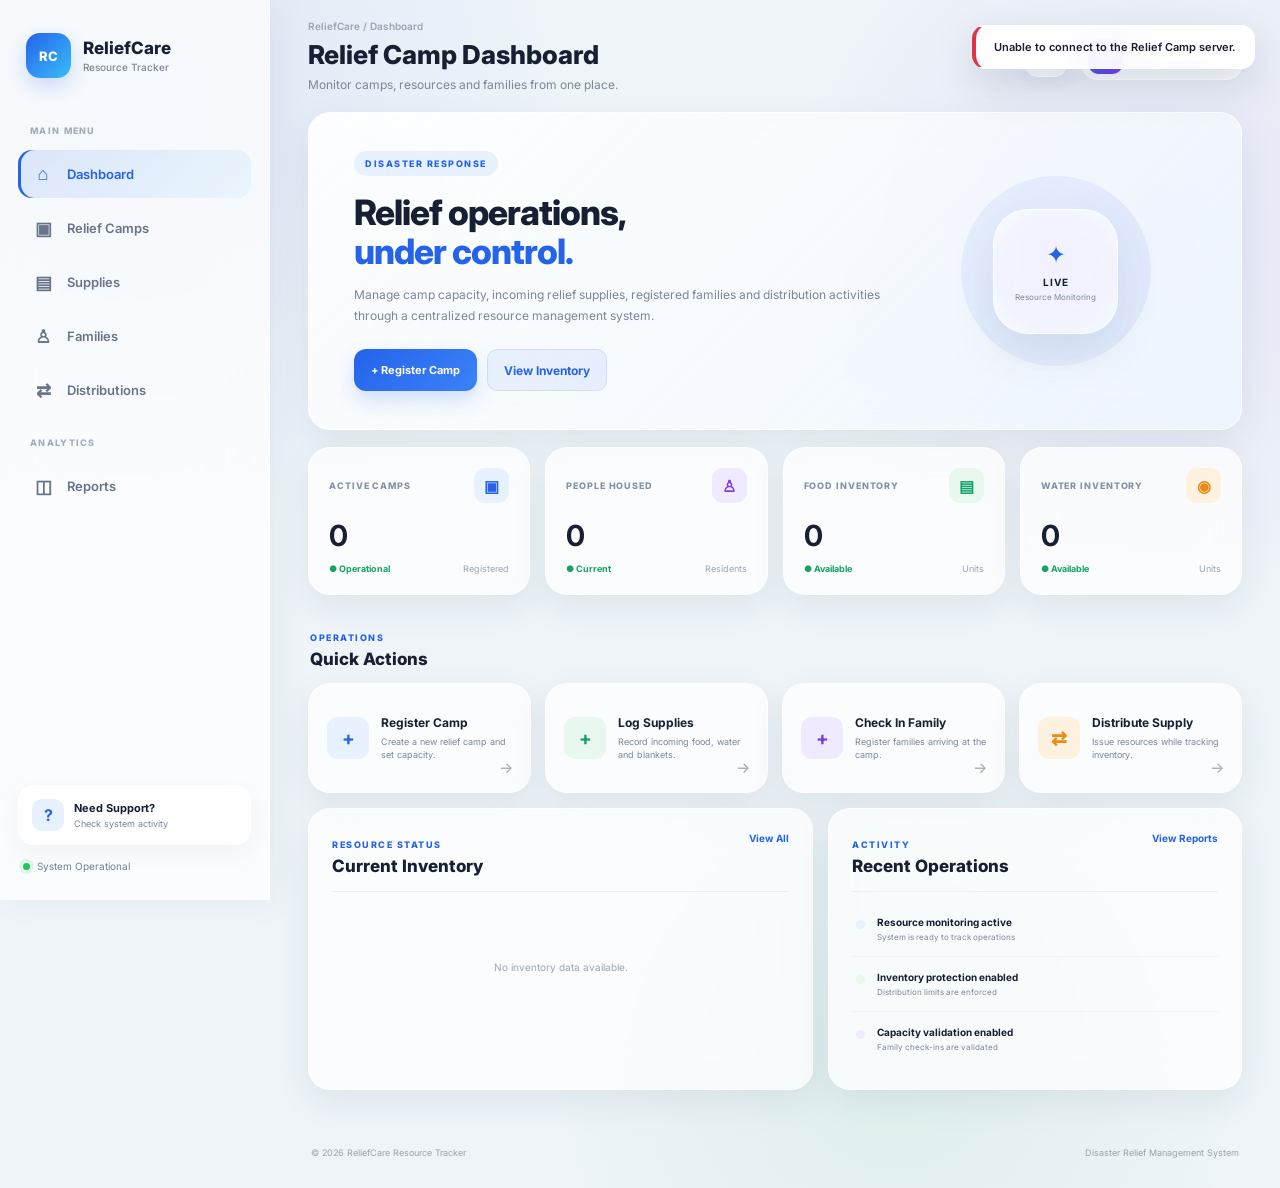
<file: demo/frontend/index.html>
<!DOCTYPE html>
<html lang="en">
<head>
    <meta charset="UTF-8">
    <meta name="viewport" content="width=device-width, initial-scale=1.0">

    <title>Relief Camp Resource Tracker</title>

    <link rel="stylesheet" href="style.css">

    <link rel="preconnect" href="https://fonts.googleapis.com">
    <link rel="preconnect" href="https://fonts.gstatic.com" crossorigin>
    <link href="https://fonts.googleapis.com/css2?family=Inter:wght@400;500;600;700;800&display=swap" rel="stylesheet">
</head>

<body>

<div class="app-shell">

    <!-- SIDEBAR -->
    <aside class="sidebar">

        <div class="brand">
            <div class="brand-icon">
                RC
            </div>

            <div>
                <h2>ReliefCare</h2>
                <span>Resource Tracker</span>
            </div>
        </div>

        <nav class="sidebar-nav">

            <p class="nav-label">MAIN MENU</p>

            <a href="index.html" class="nav-item active">
                <span class="nav-icon">⌂</span>
                Dashboard
            </a>

            <a href="camps.html" class="nav-item">
                <span class="nav-icon">▣</span>
                Relief Camps
            </a>

            <a href="supplies.html" class="nav-item">
                <span class="nav-icon">▤</span>
                Supplies
            </a>

            <a href="families.html" class="nav-item">
                <span class="nav-icon">♙</span>
                Families
            </a>

            <a href="distributions.html" class="nav-item">
                <span class="nav-icon">⇄</span>
                Distributions
            </a>

            <p class="nav-label">ANALYTICS</p>

            <a href="reports.html" class="nav-item">
                <span class="nav-icon">◫</span>
                Reports
            </a>

        </nav>

        <div class="sidebar-footer">

            <div class="support-card">

                <div class="support-icon">?</div>

                <div>
                    <strong>Need Support?</strong>
                    <span>Check system activity</span>
                </div>

            </div>

            <div class="system-status">
                <span class="status-dot"></span>
                System Operational
            </div>

        </div>

    </aside>


    <!-- MAIN AREA -->
    <main class="main-content">

        <!-- TOP BAR -->
        <header class="topbar">

            <div class="page-heading">

                <span class="breadcrumb">
                    ReliefCare / Dashboard
                </span>

                <h1>Relief Camp Dashboard</h1>

                <p>
                    Monitor camps, resources and families from one place.
                </p>

            </div>

            <div class="topbar-actions">

                <button class="icon-button" title="Notifications">
                    ♢
                </button>

                <div class="profile">

                    <div class="profile-avatar">
                        RC
                    </div>

                    <div class="profile-info">
                        <strong>Camp Administrator</strong>
                        <span>System Manager</span>
                    </div>

                </div>

            </div>

        </header>


        <!-- DASHBOARD CONTENT -->
        <section class="dashboard-content">

            <!-- WELCOME GLASS CARD -->
            <div class="glass-card welcome-card">

                <div class="welcome-content">

                    <span class="small-tag">
                        DISASTER RESPONSE
                    </span>

                    <h2>
                        Relief operations,
                        <br>
                        <span>under control.</span>
                    </h2>

                    <p>
                        Manage camp capacity, incoming relief supplies,
                        registered families and distribution activities
                        through a centralized resource management system.
                    </p>

                    <div class="welcome-actions">

                        <a href="camps.html" class="primary-button">
                            + Register Camp
                        </a>

                        <a href="supplies.html" class="secondary-button">
                            View Inventory
                        </a>

                    </div>

                </div>

                <div class="welcome-visual">

                    <div class="visual-circle circle-one"></div>
                    <div class="visual-circle circle-two"></div>

                    <div class="glass-orb">

                        <span class="orb-icon">
                            ✦
                        </span>

                        <strong>LIVE</strong>

                        <small>
                            Resource Monitoring
                        </small>

                    </div>

                </div>

            </div>


            <!-- STATISTICS -->
            <div class="stats-grid">

                <div class="glass-card stat-card">

                    <div class="stat-top">
                        <span>ACTIVE CAMPS</span>

                        <div class="stat-icon blue">
                            ▣
                        </div>
                    </div>

                    <strong id="campCount">0</strong>

                    <div class="stat-footer">
                        <span class="positive">● Operational</span>
                        <span>Registered</span>
                    </div>

                </div>


                <div class="glass-card stat-card">

                    <div class="stat-top">
                        <span>PEOPLE HOUSED</span>

                        <div class="stat-icon purple">
                            ♙
                        </div>
                    </div>

                    <strong id="familyCount">0</strong>

                    <div class="stat-footer">
                        <span class="positive">● Current</span>
                        <span>Residents</span>
                    </div>

                </div>


                <div class="glass-card stat-card">

                    <div class="stat-top">
                        <span>FOOD INVENTORY</span>

                        <div class="stat-icon green">
                            ▤
                        </div>
                    </div>

                    <strong id="foodCount">0</strong>

                    <div class="stat-footer">
                        <span class="positive">● Available</span>
                        <span>Units</span>
                    </div>

                </div>


                <div class="glass-card stat-card">

                    <div class="stat-top">
                        <span>WATER INVENTORY</span>

                        <div class="stat-icon orange">
                            ◉
                        </div>
                    </div>

                    <strong id="waterCount">0</strong>

                    <div class="stat-footer">
                        <span class="positive">● Available</span>
                        <span>Units</span>
                    </div>

                </div>

            </div>


            <!-- QUICK ACTIONS -->
            <div class="section-heading">

                <div>
                    <span class="section-label">
                        OPERATIONS
                    </span>

                    <h2>
                        Quick Actions
                    </h2>
                </div>

            </div>


            <div class="quick-actions-grid">

                <a href="camps.html" class="glass-card action-card">

                    <div class="action-icon blue">
                        +
                    </div>

                    <div>
                        <h3>Register Camp</h3>
                        <p>Create a new relief camp and set capacity.</p>
                    </div>

                    <span class="arrow">→</span>

                </a>


                <a href="supplies.html" class="glass-card action-card">

                    <div class="action-icon green">
                        +
                    </div>

                    <div>
                        <h3>Log Supplies</h3>
                        <p>Record incoming food, water and blankets.</p>
                    </div>

                    <span class="arrow">→</span>

                </a>


                <a href="families.html" class="glass-card action-card">

                    <div class="action-icon purple">
                        +
                    </div>

                    <div>
                        <h3>Check In Family</h3>
                        <p>Register families arriving at the camp.</p>
                    </div>

                    <span class="arrow">→</span>

                </a>


                <a href="distributions.html" class="glass-card action-card">

                    <div class="action-icon orange">
                        ⇄
                    </div>

                    <div>
                        <h3>Distribute Supply</h3>
                        <p>Issue resources while tracking inventory.</p>
                    </div>

                    <span class="arrow">→</span>

                </a>

            </div>


            <!-- BOTTOM SECTION -->
            <div class="dashboard-columns">

                <!-- INVENTORY -->
                <div class="glass-card dashboard-panel">

                    <div class="panel-header">

                        <div>
                            <span class="section-label">
                                RESOURCE STATUS
                            </span>

                            <h2>Current Inventory</h2>
                        </div>

                        <a href="supplies.html">
                            View All
                        </a>

                    </div>

                    <div id="inventory" class="inventory-list">

                        <div class="empty-state">
                            No inventory data available.
                        </div>

                    </div>

                </div>


                <!-- RECENT ACTIVITY -->
                <div class="glass-card dashboard-panel">

                    <div class="panel-header">

                        <div>
                            <span class="section-label">
                                ACTIVITY
                            </span>

                            <h2>Recent Operations</h2>
                        </div>

                        <a href="reports.html">
                            View Reports
                        </a>

                    </div>

                    <div class="activity-list">

                        <div class="activity-item">

                            <div class="activity-dot blue"></div>

                            <div>
                                <strong>Resource monitoring active</strong>
                                <span>System is ready to track operations</span>
                            </div>

                        </div>


                        <div class="activity-item">

                            <div class="activity-dot green"></div>

                            <div>
                                <strong>Inventory protection enabled</strong>
                                <span>Distribution limits are enforced</span>
                            </div>

                        </div>


                        <div class="activity-item">

                            <div class="activity-dot purple"></div>

                            <div>
                                <strong>Capacity validation enabled</strong>
                                <span>Family check-ins are validated</span>
                            </div>

                        </div>

                    </div>

                </div>

            </div>

        </section>


        <!-- FOOTER -->
        <footer class="footer">

            <span>
                © 2026 ReliefCare Resource Tracker
            </span>

            <span>
                Disaster Relief Management System
            </span>

        </footer>

    </main>

</div>


<script src="script.js"></script>

</body>
</html>
</file>
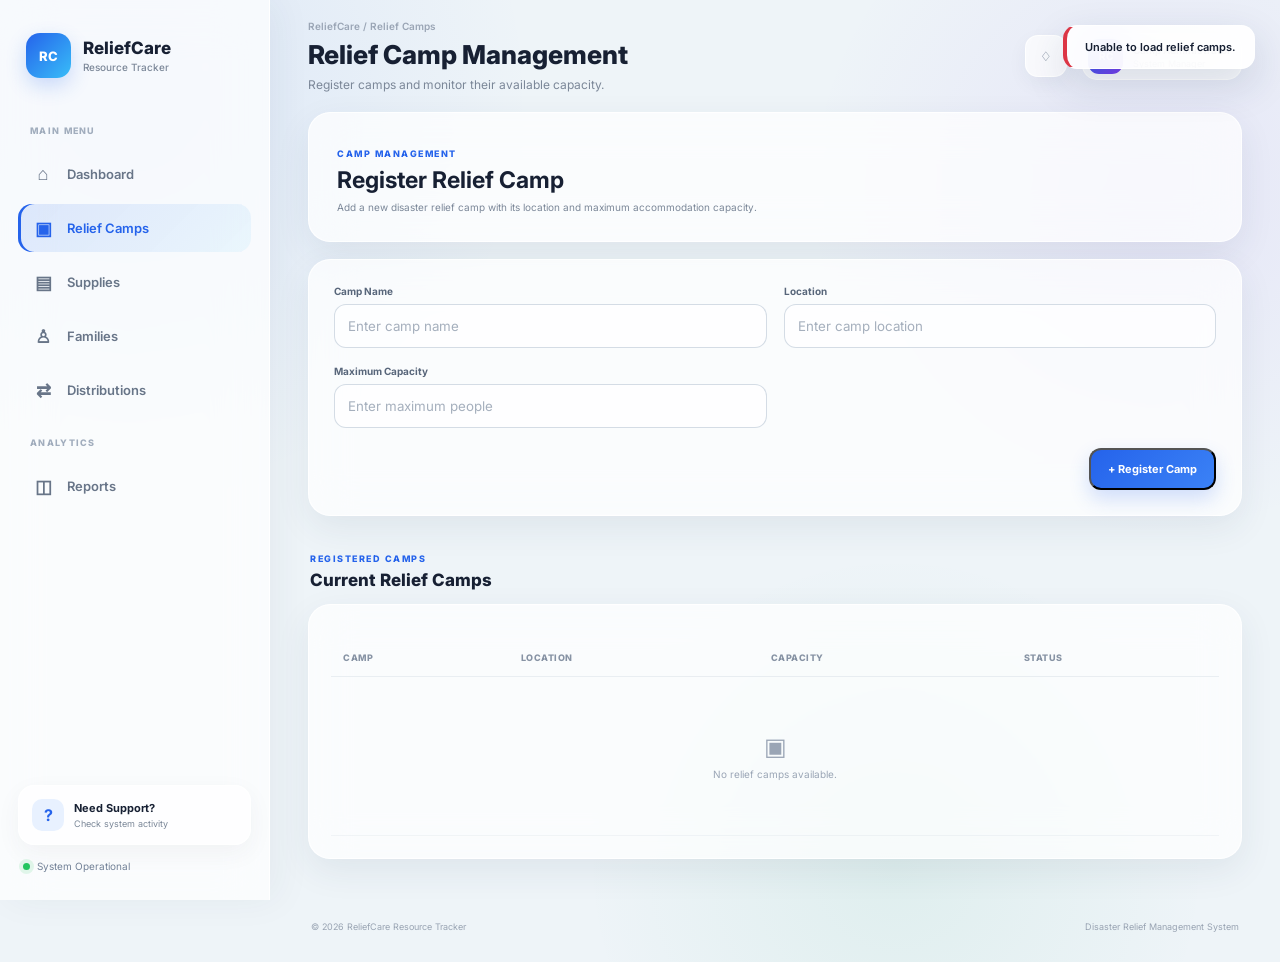
<file: demo/frontend/camps.html>
<!DOCTYPE html>
<html lang="en">

<head>
    <meta charset="UTF-8">
    <meta name="viewport" content="width=device-width, initial-scale=1.0">

    <title>Relief Camps | ReliefCare</title>

    <link rel="stylesheet" href="style.css">

    <link rel="preconnect" href="https://fonts.googleapis.com">
    <link rel="preconnect" href="https://fonts.gstatic.com" crossorigin>

    <link
        href="https://fonts.googleapis.com/css2?family=Inter:wght@400;500;600;700;800&display=swap"
        rel="stylesheet">
</head>

<body>

<div class="app-shell">

    <!-- SIDEBAR -->
    <aside class="sidebar">

        <div class="brand">

            <div class="brand-icon">
                RC
            </div>

            <div>
                <h2>ReliefCare</h2>
                <span>Resource Tracker</span>
            </div>

        </div>


        <nav class="sidebar-nav">

            <p class="nav-label">MAIN MENU</p>

            <a href="index.html" class="nav-item">
                <span class="nav-icon">⌂</span>
                Dashboard
            </a>

            <a href="camps.html" class="nav-item active">
                <span class="nav-icon">▣</span>
                Relief Camps
            </a>

            <a href="supplies.html" class="nav-item">
                <span class="nav-icon">▤</span>
                Supplies
            </a>

            <a href="families.html" class="nav-item">
                <span class="nav-icon">♙</span>
                Families
            </a>

            <a href="distributions.html" class="nav-item">
                <span class="nav-icon">⇄</span>
                Distributions
            </a>

            <p class="nav-label">ANALYTICS</p>

            <a href="reports.html" class="nav-item">
                <span class="nav-icon">◫</span>
                Reports
            </a>

        </nav>


        <div class="sidebar-footer">

            <div class="support-card">

                <div class="support-icon">
                    ?
                </div>

                <div>
                    <strong>Need Support?</strong>
                    <span>Check system activity</span>
                </div>

            </div>

            <div class="system-status">

                <span class="status-dot"></span>

                System Operational

            </div>

        </div>

    </aside>


    <!-- MAIN CONTENT -->
    <main class="main-content">

        <!-- TOP BAR -->
        <header class="topbar">

            <div class="page-heading">

                <span class="breadcrumb">
                    ReliefCare / Relief Camps
                </span>

                <h1>Relief Camp Management</h1>

                <p>
                    Register camps and monitor their available capacity.
                </p>

            </div>


            <div class="topbar-actions">

                <button class="icon-button" title="Notifications">
                    ♢
                </button>

                <div class="profile">

                    <div class="profile-avatar">
                        RC
                    </div>

                    <div class="profile-info">

                        <strong>Camp Administrator</strong>

                        <span>
                            System Manager
                        </span>

                    </div>

                </div>

            </div>

        </header>


        <!-- PAGE -->
        <section class="page-container">


            <!-- PAGE TITLE -->
            <div class="glass-card page-title-card">

                <div>

                    <span class="section-label">
                        CAMP MANAGEMENT
                    </span>

                    <h2>
                        Register Relief Camp
                    </h2>

                    <p>
                        Add a new disaster relief camp with its location
                        and maximum accommodation capacity.
                    </p>

                </div>

            </div>


            <!-- CAMP FORM -->
            <div class="glass-card form-card">

                <form id="campForm">

                    <div class="form-grid">


                        <!-- CAMP NAME -->
                        <div class="form-group">

                            <label for="campName">
                                Camp Name
                            </label>

                            <input
                                type="text"
                                id="campName"
                                name="campName"
                                placeholder="Enter camp name"
                                required
                            >

                        </div>


                        <!-- LOCATION -->
                        <div class="form-group">

                            <label for="campLocation">
                                Location
                            </label>

                            <input
                                type="text"
                                id="campLocation"
                                name="campLocation"
                                placeholder="Enter camp location"
                                required
                            >

                        </div>


                        <!-- CAPACITY -->
                        <div class="form-group">

                            <label for="campCapacity">
                                Maximum Capacity
                            </label>

                            <input
                                type="number"
                                id="campCapacity"
                                name="campCapacity"
                                min="1"
                                placeholder="Enter maximum people"
                                required
                            >

                        </div>

                    </div>


                    <!-- BUTTON -->
                    <div class="form-actions">

                        <button
                            type="submit"
                            class="primary-button"
                        >
                            + Register Camp
                        </button>

                    </div>

                </form>

            </div>


            <!-- CAMP LIST -->
            <div class="section-heading">

                <div>

                    <span class="section-label">
                        REGISTERED CAMPS
                    </span>

                    <h2>
                        Current Relief Camps
                    </h2>

                </div>

            </div>


            <div class="glass-card table-card">

                <table class="data-table">

                    <thead>

                        <tr>

                            <th>
                                CAMP
                            </th>

                            <th>
                                LOCATION
                            </th>

                            <th>
                                CAPACITY
                            </th>

                            <th>
                                STATUS
                            </th>

                        </tr>

                    </thead>


                    <tbody id="campTable">

                        <tr>

                            <td colspan="4">

                                <div class="empty-state">

                                    <span>▣</span>

                                    <p>
                                        No relief camps available.
                                    </p>

                                </div>

                            </td>

                        </tr>

                    </tbody>

                </table>

            </div>

        </section>


        <!-- FOOTER -->
        <footer class="footer">

            <span>
                © 2026 ReliefCare Resource Tracker
            </span>

            <span>
                Disaster Relief Management System
            </span>

        </footer>

    </main>

</div>


<script src="script.js"></script>

</body>

</html>
</file>
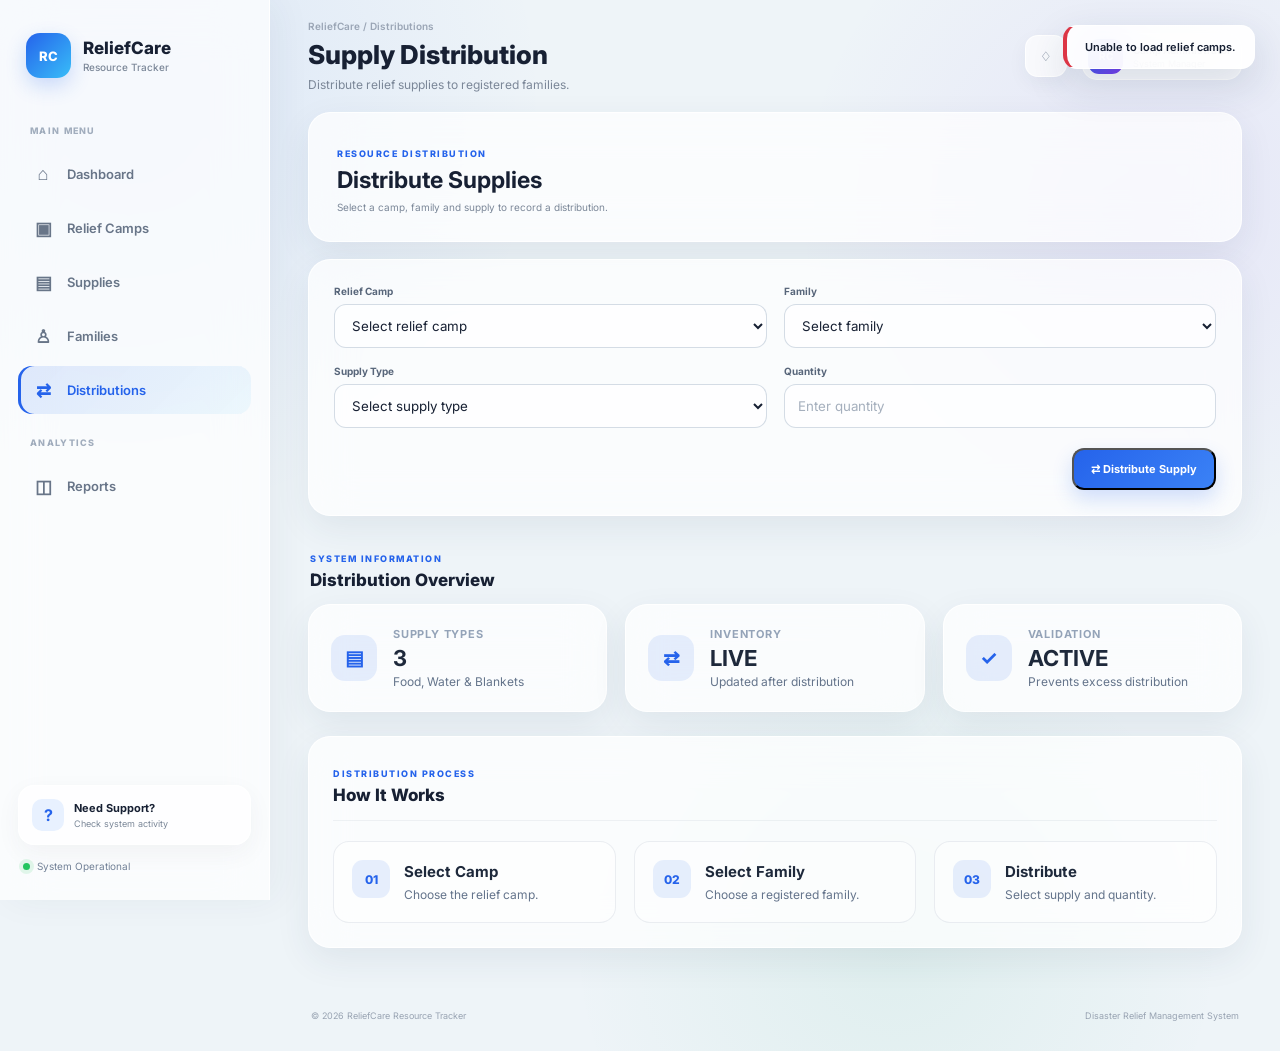
<file: demo/frontend/distributions.html>
<!DOCTYPE html>
<html lang="en">

<head>
    <meta charset="UTF-8">
    <meta name="viewport" content="width=device-width, initial-scale=1.0">

    <title>Distributions | ReliefCare</title>

    <link rel="stylesheet" href="style.css">

    <link rel="preconnect" href="https://fonts.googleapis.com">
    <link rel="preconnect" href="https://fonts.gstatic.com" crossorigin>

    <link
        href="https://fonts.googleapis.com/css2?family=Inter:wght@400;500;600;700;800&display=swap"
        rel="stylesheet">
</head>

<body>

<div class="app-shell">

    <!-- SIDEBAR -->
    <aside class="sidebar">

        <div class="brand">
            <div class="brand-icon">RC</div>

            <div>
                <h2>ReliefCare</h2>
                <span>Resource Tracker</span>
            </div>
        </div>


        <nav class="sidebar-nav">

            <p class="nav-label">MAIN MENU</p>

            <a href="index.html" class="nav-item">
                <span class="nav-icon">⌂</span>
                Dashboard
            </a>

            <a href="camps.html" class="nav-item">
                <span class="nav-icon">▣</span>
                Relief Camps
            </a>

            <a href="supplies.html" class="nav-item">
                <span class="nav-icon">▤</span>
                Supplies
            </a>

            <a href="families.html" class="nav-item">
                <span class="nav-icon">♙</span>
                Families
            </a>

            <a href="distributions.html" class="nav-item active">
                <span class="nav-icon">⇄</span>
                Distributions
            </a>

            <p class="nav-label">ANALYTICS</p>

            <a href="reports.html" class="nav-item">
                <span class="nav-icon">◫</span>
                Reports
            </a>

        </nav>


        <div class="sidebar-footer">

            <div class="support-card">
                <div class="support-icon">?</div>

                <div>
                    <strong>Need Support?</strong>
                    <span>Check system activity</span>
                </div>
            </div>

            <div class="system-status">
                <span class="status-dot"></span>
                System Operational
            </div>

        </div>

    </aside>


    <!-- MAIN -->
    <main class="main-content">

        <!-- TOPBAR -->
        <header class="topbar">

            <div class="page-heading">

                <span class="breadcrumb">
                    ReliefCare / Distributions
                </span>

                <h1>Supply Distribution</h1>

                <p>
                    Distribute relief supplies to registered families.
                </p>

            </div>


            <div class="topbar-actions">

                <button class="icon-button">
                    ♢
                </button>

                <div class="profile">

                    <div class="profile-avatar">
                        RC
                    </div>

                    <div class="profile-info">

                        <strong>Camp Administrator</strong>

                        <span>System Manager</span>

                    </div>

                </div>

            </div>

        </header>


        <!-- PAGE -->
        <section class="page-container">


            <!-- PAGE TITLE -->
            <div class="glass-card page-title-card">

                <div>

                    <span class="section-label">
                        RESOURCE DISTRIBUTION
                    </span>

                    <h2>
                        Distribute Supplies
                    </h2>

                    <p>
                        Select a camp, family and supply to record a distribution.
                    </p>

                </div>

            </div>


            <!-- FORM -->
            <div class="glass-card form-card">

                <form id="distributionForm">

                    <div class="form-grid">


                        <div class="form-group">

                            <label for="distributionCamp">
                                Relief Camp
                            </label>

                            <select
                                id="distributionCamp"
                                required
                            >

                                <option value="">
                                    Select relief camp
                                </option>

                            </select>

                        </div>


                        <div class="form-group">

                            <label for="distributionFamily">
                                Family
                            </label>

                            <select
                                id="distributionFamily"
                                required
                            >

                                <option value="">
                                    Select family
                                </option>

                            </select>

                        </div>


                        <div class="form-group">

                            <label for="distributionType">
                                Supply Type
                            </label>

                            <select
                                id="distributionType"
                                required
                            >

                                <option value="">
                                    Select supply type
                                </option>

                                <option value="FOOD">
                                    Food
                                </option>

                                <option value="WATER">
                                    Water
                                </option>

                                <option value="BLANKETS">
                                    Blankets
                                </option>

                            </select>

                        </div>


                        <div class="form-group">

                            <label for="distributionQuantity">
                                Quantity
                            </label>

                            <input
                                type="number"
                                id="distributionQuantity"
                                min="1"
                                placeholder="Enter quantity"
                                required
                            >

                        </div>

                    </div>


                    <div class="form-actions">

                        <button
                            type="submit"
                            class="primary-button"
                        >
                            ⇄ Distribute Supply
                        </button>

                    </div>

                </form>

            </div>


            <!-- QUICK INFO -->
            <div class="section-heading">

                <div>

                    <span class="section-label">
                        SYSTEM INFORMATION
                    </span>

                    <h2>
                        Distribution Overview
                    </h2>

                </div>

            </div>


            <div class="distribution-info-grid">


                <div class="glass-card info-card">

                    <div class="info-icon">
                        ▤
                    </div>

                    <div>

                        <span>
                            SUPPLY TYPES
                        </span>

                        <h3>
                            3
                        </h3>

                        <p>
                            Food, Water & Blankets
                        </p>

                    </div>

                </div>


                <div class="glass-card info-card">

                    <div class="info-icon">
                        ⇄
                    </div>

                    <div>

                        <span>
                            INVENTORY
                        </span>

                        <h3>
                            LIVE
                        </h3>

                        <p>
                            Updated after distribution
                        </p>

                    </div>

                </div>


                <div class="glass-card info-card">

                    <div class="info-icon">
                        ✓
                    </div>

                    <div>

                        <span>
                            VALIDATION
                        </span>

                        <h3>
                            ACTIVE
                        </h3>

                        <p>
                            Prevents excess distribution
                        </p>

                    </div>

                </div>

            </div>


            <!-- PROCESS -->
            <div class="glass-card process-card">

                <div class="panel-header">

                    <div>

                        <span class="section-label">
                            DISTRIBUTION PROCESS
                        </span>

                        <h2>
                            How It Works
                        </h2>

                    </div>

                </div>


                <div class="process-grid">


                    <div class="process-item">

                        <div class="process-number">
                            01
                        </div>

                        <div>

                            <h3>
                                Select Camp
                            </h3>

                            <p>
                                Choose the relief camp.
                            </p>

                        </div>

                    </div>


                    <div class="process-item">

                        <div class="process-number">
                            02
                        </div>

                        <div>

                            <h3>
                                Select Family
                            </h3>

                            <p>
                                Choose a registered family.
                            </p>

                        </div>

                    </div>


                    <div class="process-item">

                        <div class="process-number">
                            03
                        </div>

                        <div>

                            <h3>
                                Distribute
                            </h3>

                            <p>
                                Select supply and quantity.
                            </p>

                        </div>

                    </div>


                </div>

            </div>


        </section>


        <!-- FOOTER -->
        <footer class="footer">

            <span>
                © 2026 ReliefCare Resource Tracker
            </span>

            <span>
                Disaster Relief Management System
            </span>

        </footer>

    </main>

</div>


<script src="script.js"></script>

</body>

</html>
</file>
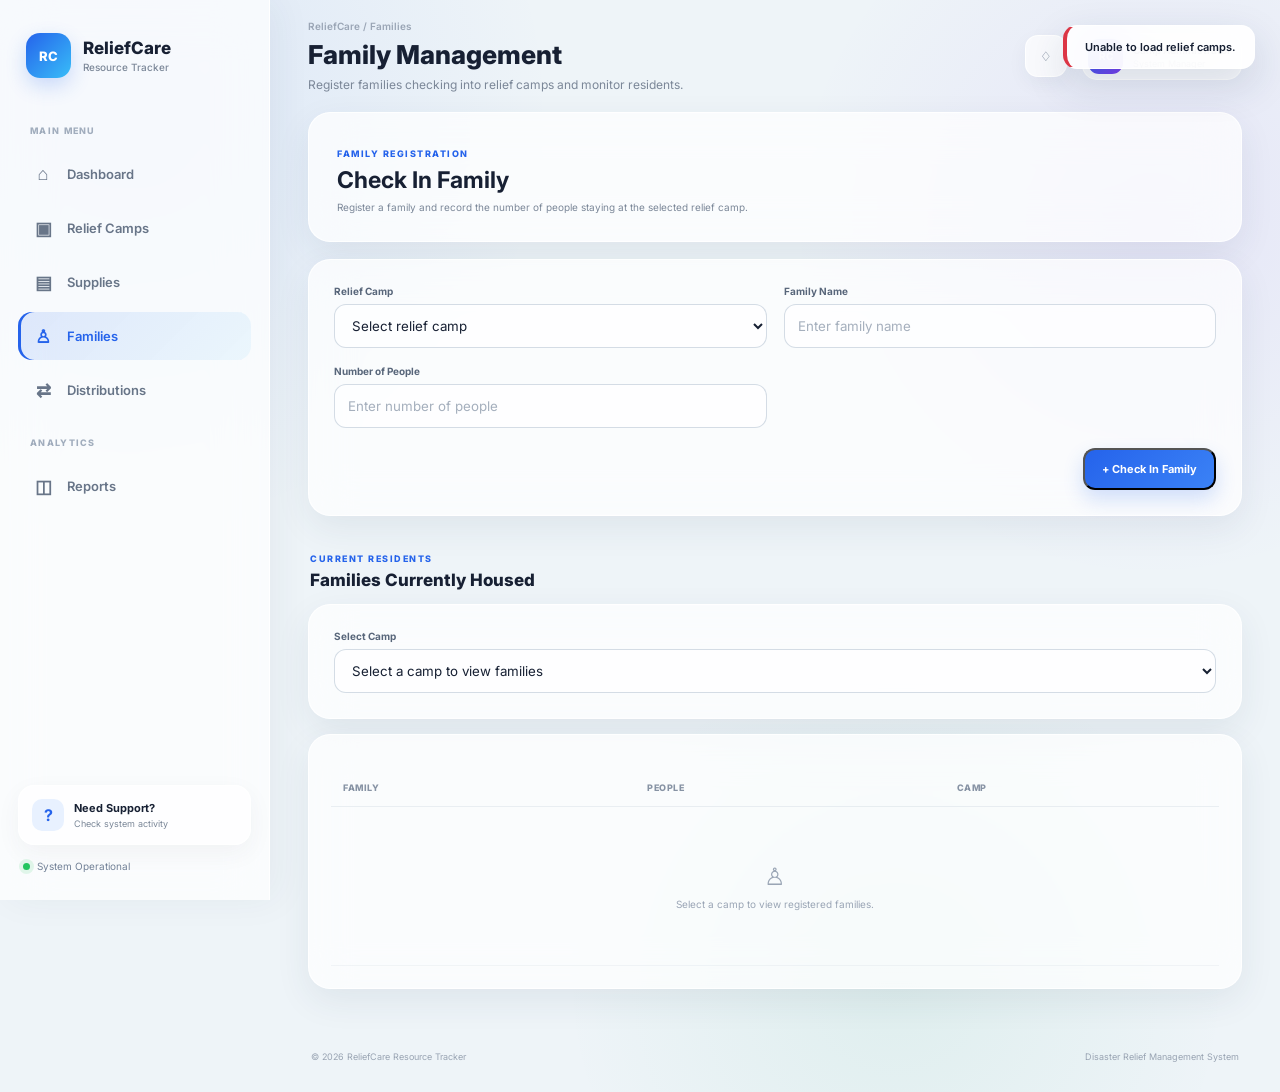
<file: demo/frontend/families.html>
<!DOCTYPE html>
<html lang="en">

<head>
    <meta charset="UTF-8">
    <meta name="viewport" content="width=device-width, initial-scale=1.0">

    <title>Families | ReliefCare</title>

    <link rel="stylesheet" href="style.css">

    <link rel="preconnect" href="https://fonts.googleapis.com">
    <link rel="preconnect" href="https://fonts.gstatic.com" crossorigin>

    <link
        href="https://fonts.googleapis.com/css2?family=Inter:wght@400;500;600;700;800&display=swap"
        rel="stylesheet">
</head>

<body>

<div class="app-shell">

    <!-- SIDEBAR -->
    <aside class="sidebar">

        <div class="brand">

            <div class="brand-icon">
                RC
            </div>

            <div>
                <h2>ReliefCare</h2>
                <span>Resource Tracker</span>
            </div>

        </div>


        <nav class="sidebar-nav">

            <p class="nav-label">MAIN MENU</p>

            <a href="index.html" class="nav-item">
                <span class="nav-icon">⌂</span>
                Dashboard
            </a>

            <a href="camps.html" class="nav-item">
                <span class="nav-icon">▣</span>
                Relief Camps
            </a>

            <a href="supplies.html" class="nav-item">
                <span class="nav-icon">▤</span>
                Supplies
            </a>

            <a href="families.html" class="nav-item active">
                <span class="nav-icon">♙</span>
                Families
            </a>

            <a href="distributions.html" class="nav-item">
                <span class="nav-icon">⇄</span>
                Distributions
            </a>

            <p class="nav-label">ANALYTICS</p>

            <a href="reports.html" class="nav-item">
                <span class="nav-icon">◫</span>
                Reports
            </a>

        </nav>


        <div class="sidebar-footer">

            <div class="support-card">

                <div class="support-icon">
                    ?
                </div>

                <div>
                    <strong>Need Support?</strong>
                    <span>Check system activity</span>
                </div>

            </div>

            <div class="system-status">
                <span class="status-dot"></span>
                System Operational
            </div>

        </div>

    </aside>


    <!-- MAIN CONTENT -->
    <main class="main-content">

        <!-- TOP BAR -->
        <header class="topbar">

            <div class="page-heading">

                <span class="breadcrumb">
                    ReliefCare / Families
                </span>

                <h1>Family Management</h1>

                <p>
                    Register families checking into relief camps and monitor residents.
                </p>

            </div>


            <div class="topbar-actions">

                <button class="icon-button" title="Notifications">
                    ♢
                </button>

                <div class="profile">

                    <div class="profile-avatar">
                        RC
                    </div>

                    <div class="profile-info">

                        <strong>Camp Administrator</strong>

                        <span>
                            System Manager
                        </span>

                    </div>

                </div>

            </div>

        </header>


        <!-- PAGE -->
        <section class="page-container">


            <!-- TITLE -->
            <div class="glass-card page-title-card">

                <div>

                    <span class="section-label">
                        FAMILY REGISTRATION
                    </span>

                    <h2>
                        Check In Family
                    </h2>

                    <p>
                        Register a family and record the number of people
                        staying at the selected relief camp.
                    </p>

                </div>

            </div>


            <!-- FAMILY FORM -->
            <div class="glass-card form-card">

                <form id="familyForm">

                    <div class="form-grid">


                        <!-- CAMP -->
                        <div class="form-group">

                            <label for="familyCamp">
                                Relief Camp
                            </label>

                            <select
                                id="familyCamp"
                                name="familyCamp"
                                required
                            >

                                <option value="">
                                    Select relief camp
                                </option>

                            </select>

                        </div>


                        <!-- FAMILY NAME -->
                        <div class="form-group">

                            <label for="familyName">
                                Family Name
                            </label>

                            <input
                                type="text"
                                id="familyName"
                                name="familyName"
                                placeholder="Enter family name"
                                required
                            >

                        </div>


                        <!-- HEAD COUNT -->
                        <div class="form-group">

                            <label for="headCount">
                                Number of People
                            </label>

                            <input
                                type="number"
                                id="headCount"
                                name="headCount"
                                min="1"
                                placeholder="Enter number of people"
                                required
                            >

                        </div>

                    </div>


                    <div class="form-actions">

                        <button
                            type="submit"
                            class="primary-button"
                        >
                            + Check In Family
                        </button>

                    </div>

                </form>

            </div>


            <!-- CURRENT FAMILIES -->
            <div class="section-heading">

                <div>

                    <span class="section-label">
                        CURRENT RESIDENTS
                    </span>

                    <h2>
                        Families Currently Housed
                    </h2>

                </div>

            </div>


            <!-- CAMP FILTER -->
            <div class="glass-card form-card">

                <div class="form-group">

                    <label for="familyViewCamp">
                        Select Camp
                    </label>

                    <select id="familyViewCamp">

                        <option value="">
                            Select a camp to view families
                        </option>

                    </select>

                </div>

            </div>


            <!-- FAMILY TABLE -->
            <div
                class="glass-card table-card"
                style="margin-top: 15px;"
            >

                <table class="data-table">

                    <thead>

                        <tr>

                            <th>
                                FAMILY
                            </th>

                            <th>
                                PEOPLE
                            </th>

                            <th>
                                CAMP
                            </th>

                        </tr>

                    </thead>


                    <tbody id="familyTable">

                        <tr>

                            <td colspan="3">

                                <div class="empty-state">

                                    <span>♙</span>

                                    <p>
                                        Select a camp to view registered families.
                                    </p>

                                </div>

                            </td>

                        </tr>

                    </tbody>

                </table>

            </div>


        </section>


        <!-- FOOTER -->
        <footer class="footer">

            <span>
                © 2026 ReliefCare Resource Tracker
            </span>

            <span>
                Disaster Relief Management System
            </span>

        </footer>

    </main>

</div>


<script src="script.js"></script>

</body>

</html>
</file>
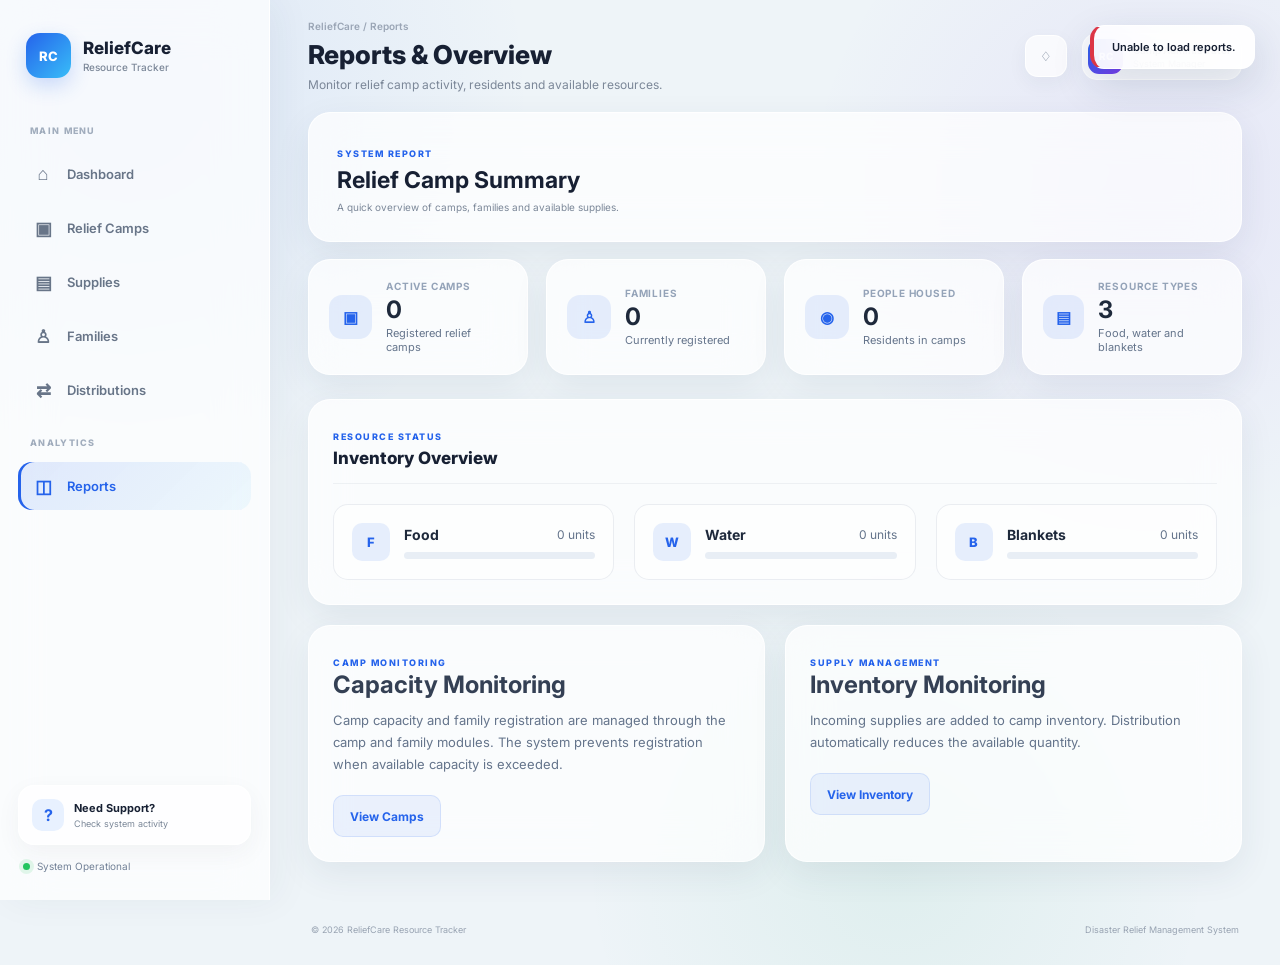
<file: demo/frontend/reports.html>
<!DOCTYPE html>
<html lang="en">

<head>
    <meta charset="UTF-8">
    <meta name="viewport" content="width=device-width, initial-scale=1.0">

    <title>Reports | ReliefCare</title>

    <link rel="stylesheet" href="style.css">

    <link rel="preconnect" href="https://fonts.googleapis.com">
    <link rel="preconnect" href="https://fonts.gstatic.com" crossorigin>

    <link
        href="https://fonts.googleapis.com/css2?family=Inter:wght@400;500;600;700;800&display=swap"
        rel="stylesheet">
</head>

<body>

<div class="app-shell">

    <!-- SIDEBAR -->
    <aside class="sidebar">

        <div class="brand">

            <div class="brand-icon">
                RC
            </div>

            <div>
                <h2>ReliefCare</h2>
                <span>Resource Tracker</span>
            </div>

        </div>


        <nav class="sidebar-nav">

            <p class="nav-label">MAIN MENU</p>

            <a href="index.html" class="nav-item">
                <span class="nav-icon">⌂</span>
                Dashboard
            </a>

            <a href="camps.html" class="nav-item">
                <span class="nav-icon">▣</span>
                Relief Camps
            </a>

            <a href="supplies.html" class="nav-item">
                <span class="nav-icon">▤</span>
                Supplies
            </a>

            <a href="families.html" class="nav-item">
                <span class="nav-icon">♙</span>
                Families
            </a>

            <a href="distributions.html" class="nav-item">
                <span class="nav-icon">⇄</span>
                Distributions
            </a>

            <p class="nav-label">ANALYTICS</p>

            <a href="reports.html" class="nav-item active">
                <span class="nav-icon">◫</span>
                Reports
            </a>

        </nav>


        <div class="sidebar-footer">

            <div class="support-card">

                <div class="support-icon">
                    ?
                </div>

                <div>
                    <strong>Need Support?</strong>
                    <span>Check system activity</span>
                </div>

            </div>

            <div class="system-status">
                <span class="status-dot"></span>
                System Operational
            </div>

        </div>

    </aside>


    <!-- MAIN -->
    <main class="main-content">

        <!-- TOPBAR -->
        <header class="topbar">

            <div class="page-heading">

                <span class="breadcrumb">
                    ReliefCare / Reports
                </span>

                <h1>Reports & Overview</h1>

                <p>
                    Monitor relief camp activity, residents and available resources.
                </p>

            </div>


            <div class="topbar-actions">

                <button class="icon-button">
                    ♢
                </button>

                <div class="profile">

                    <div class="profile-avatar">
                        RC
                    </div>

                    <div class="profile-info">

                        <strong>Camp Administrator</strong>

                        <span>
                            System Manager
                        </span>

                    </div>

                </div>

            </div>

        </header>


        <!-- PAGE CONTENT -->
        <section class="page-container">


            <!-- HEADER CARD -->
            <div class="glass-card page-title-card">

                <div>

                    <span class="section-label">
                        SYSTEM REPORT
                    </span>

                    <h2>
                        Relief Camp Summary
                    </h2>

                    <p>
                        A quick overview of camps, families and available supplies.
                    </p>

                </div>

            </div>


            <!-- SUMMARY -->
            <div class="report-summary-grid">


                <div class="glass-card report-summary-card">

                    <div class="report-icon">
                        ▣
                    </div>

                    <div>

                        <span>
                            ACTIVE CAMPS
                        </span>

                        <strong id="reportCampCount">
                            0
                        </strong>

                        <p>
                            Registered relief camps
                        </p>

                    </div>

                </div>


                <div class="glass-card report-summary-card">

                    <div class="report-icon">
                        ♙
                    </div>

                    <div>

                        <span>
                            FAMILIES
                        </span>

                        <strong id="reportFamilyCount">
                            0
                        </strong>

                        <p>
                            Currently registered
                        </p>

                    </div>

                </div>


                <div class="glass-card report-summary-card">

                    <div class="report-icon">
                        ◉
                    </div>

                    <div>

                        <span>
                            PEOPLE HOUSED
                        </span>

                        <strong id="reportPeopleCount">
                            0
                        </strong>

                        <p>
                            Residents in camps
                        </p>

                    </div>

                </div>


                <div class="glass-card report-summary-card">

                    <div class="report-icon">
                        ▤
                    </div>

                    <div>

                        <span>
                            RESOURCE TYPES
                        </span>

                        <strong>
                            3
                        </strong>

                        <p>
                            Food, water and blankets
                        </p>

                    </div>

                </div>

            </div>


            <!-- RESOURCE REPORT -->
            <div class="glass-card report-panel">

                <div class="panel-header">

                    <div>

                        <span class="section-label">
                            RESOURCE STATUS
                        </span>

                        <h2>
                            Inventory Overview
                        </h2>

                    </div>

                </div>


                <div class="report-resource-grid">


                    <div class="resource-report-item">

                        <div class="resource-report-icon">
                            F
                        </div>

                        <div class="resource-report-content">

                            <div class="resource-report-top">

                                <strong>
                                    Food
                                </strong>

                                <span id="reportFood">
                                    0 units
                                </span>

                            </div>

                            <div class="progress-track">

                                <div
                                    class="progress-bar"
                                    id="foodProgress"
                                    style="width: 0%;"
                                ></div>

                            </div>

                        </div>

                    </div>


                    <div class="resource-report-item">

                        <div class="resource-report-icon">
                            W
                        </div>

                        <div class="resource-report-content">

                            <div class="resource-report-top">

                                <strong>
                                    Water
                                </strong>

                                <span id="reportWater">
                                    0 units
                                </span>

                            </div>

                            <div class="progress-track">

                                <div
                                    class="progress-bar"
                                    id="waterProgress"
                                    style="width: 0%;"
                                ></div>

                            </div>

                        </div>

                    </div>


                    <div class="resource-report-item">

                        <div class="resource-report-icon">
                            B
                        </div>

                        <div class="resource-report-content">

                            <div class="resource-report-top">

                                <strong>
                                    Blankets
                                </strong>

                                <span id="reportBlankets">
                                    0 units
                                </span>

                            </div>

                            <div class="progress-track">

                                <div
                                    class="progress-bar"
                                    id="blanketProgress"
                                    style="width: 0%;"
                                ></div>

                            </div>

                        </div>

                    </div>


                </div>

            </div>


            <!-- REPORT NOTES -->
            <div class="report-bottom-grid">


                <div class="glass-card report-panel">

                    <span class="section-label">
                        CAMP MONITORING
                    </span>

                    <h2>
                        Capacity Monitoring
                    </h2>

                    <p class="report-description">
                        Camp capacity and family registration are managed
                        through the camp and family modules. The system
                        prevents registration when available capacity is exceeded.
                    </p>

                    <a
                        href="camps.html"
                        class="secondary-button"
                    >
                        View Camps
                    </a>

                </div>


                <div class="glass-card report-panel">

                    <span class="section-label">
                        SUPPLY MANAGEMENT
                    </span>

                    <h2>
                        Inventory Monitoring
                    </h2>

                    <p class="report-description">
                        Incoming supplies are added to camp inventory.
                        Distribution automatically reduces the available
                        quantity.
                    </p>

                    <a
                        href="supplies.html"
                        class="secondary-button"
                    >
                        View Inventory
                    </a>

                </div>


            </div>


        </section>


        <!-- FOOTER -->
        <footer class="footer">

            <span>
                © 2026 ReliefCare Resource Tracker
            </span>

            <span>
                Disaster Relief Management System
            </span>

        </footer>

    </main>

</div>


<script src="script.js"></script>

</body>

</html>
</file>
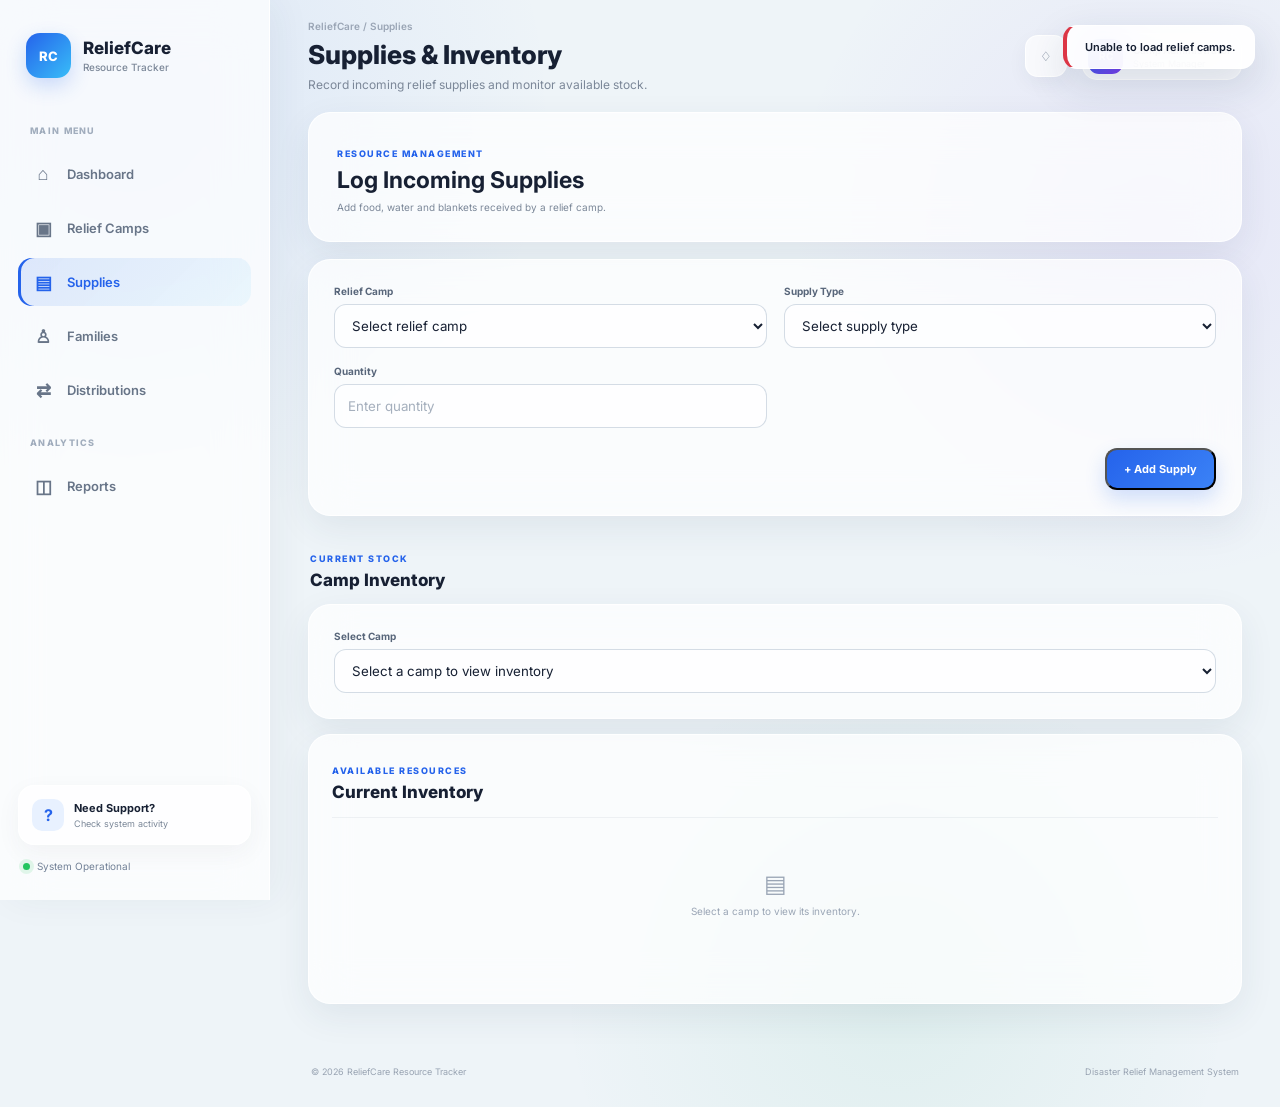
<file: demo/frontend/supplies.html>
<!DOCTYPE html>
<html lang="en">

<head>
    <meta charset="UTF-8">
    <meta name="viewport" content="width=device-width, initial-scale=1.0">

    <title>Supplies & Inventory | ReliefCare</title>

    <link rel="stylesheet" href="style.css">

    <link rel="preconnect" href="https://fonts.googleapis.com">
    <link rel="preconnect" href="https://fonts.gstatic.com" crossorigin>

    <link
        href="https://fonts.googleapis.com/css2?family=Inter:wght@400;500;600;700;800&display=swap"
        rel="stylesheet">
</head>

<body>

<div class="app-shell">

    <!-- SIDEBAR -->
    <aside class="sidebar">

        <div class="brand">

            <div class="brand-icon">
                RC
            </div>

            <div>
                <h2>ReliefCare</h2>
                <span>Resource Tracker</span>
            </div>

        </div>


        <nav class="sidebar-nav">

            <p class="nav-label">MAIN MENU</p>

            <a href="index.html" class="nav-item">
                <span class="nav-icon">⌂</span>
                Dashboard
            </a>

            <a href="camps.html" class="nav-item">
                <span class="nav-icon">▣</span>
                Relief Camps
            </a>

            <a href="supplies.html" class="nav-item active">
                <span class="nav-icon">▤</span>
                Supplies
            </a>

            <a href="families.html" class="nav-item">
                <span class="nav-icon">♙</span>
                Families
            </a>

            <a href="distributions.html" class="nav-item">
                <span class="nav-icon">⇄</span>
                Distributions
            </a>

            <p class="nav-label">ANALYTICS</p>

            <a href="reports.html" class="nav-item">
                <span class="nav-icon">◫</span>
                Reports
            </a>

        </nav>


        <div class="sidebar-footer">

            <div class="support-card">

                <div class="support-icon">
                    ?
                </div>

                <div>
                    <strong>Need Support?</strong>
                    <span>Check system activity</span>
                </div>

            </div>

            <div class="system-status">
                <span class="status-dot"></span>
                System Operational
            </div>

        </div>

    </aside>


    <!-- MAIN -->
    <main class="main-content">

        <!-- TOP BAR -->
        <header class="topbar">

            <div class="page-heading">

                <span class="breadcrumb">
                    ReliefCare / Supplies
                </span>

                <h1>Supplies & Inventory</h1>

                <p>
                    Record incoming relief supplies and monitor available stock.
                </p>

            </div>


            <div class="topbar-actions">

                <button class="icon-button" title="Notifications">
                    ♢
                </button>

                <div class="profile">

                    <div class="profile-avatar">
                        RC
                    </div>

                    <div class="profile-info">

                        <strong>Camp Administrator</strong>

                        <span>
                            System Manager
                        </span>

                    </div>

                </div>

            </div>

        </header>


        <!-- PAGE CONTENT -->
        <section class="page-container">


            <!-- ADD SUPPLY HEADER -->
            <div class="glass-card page-title-card">

                <div>

                    <span class="section-label">
                        RESOURCE MANAGEMENT
                    </span>

                    <h2>
                        Log Incoming Supplies
                    </h2>

                    <p>
                        Add food, water and blankets received by a relief camp.
                    </p>

                </div>

            </div>


            <!-- SUPPLY FORM -->
            <div class="glass-card form-card">

                <form id="supplyForm">

                    <div class="form-grid">


                        <!-- CAMP -->
                        <div class="form-group">

                            <label for="supplyCamp">
                                Relief Camp
                            </label>

                            <select
                                id="supplyCamp"
                                name="supplyCamp"
                                required
                            >

                                <option value="">
                                    Select relief camp
                                </option>

                            </select>

                        </div>


                        <!-- SUPPLY TYPE -->
                        <div class="form-group">

                            <label for="supplyType">
                                Supply Type
                            </label>

                            <select
                                id="supplyType"
                                name="supplyType"
                                required
                            >

                                <option value="">
                                    Select supply type
                                </option>

                                <option value="FOOD">
                                    Food
                                </option>

                                <option value="WATER">
                                    Water
                                </option>

                                <option value="BLANKETS">
                                    Blankets
                                </option>

                            </select>

                        </div>


                        <!-- QUANTITY -->
                        <div class="form-group">

                            <label for="supplyQuantity">
                                Quantity
                            </label>

                            <input
                                type="number"
                                id="supplyQuantity"
                                name="supplyQuantity"
                                min="1"
                                placeholder="Enter quantity"
                                required
                            >

                        </div>

                    </div>


                    <div class="form-actions">

                        <button
                            type="submit"
                            class="primary-button"
                        >
                            + Add Supply
                        </button>

                    </div>

                </form>

            </div>


            <!-- INVENTORY SECTION -->
            <div class="section-heading">

                <div>

                    <span class="section-label">
                        CURRENT STOCK
                    </span>

                    <h2>
                        Camp Inventory
                    </h2>

                </div>

            </div>


            <!-- CAMP SELECTOR -->
            <div class="glass-card form-card">

                <div class="form-group">

                    <label for="inventoryCamp">
                        Select Camp
                    </label>

                    <select id="inventoryCamp">

                        <option value="">
                            Select a camp to view inventory
                        </option>

                    </select>

                </div>

            </div>


            <!-- INVENTORY LIST -->
            <div
                class="glass-card dashboard-panel"
                style="margin-top: 15px;"
            >

                <div class="panel-header">

                    <div>

                        <span class="section-label">
                            AVAILABLE RESOURCES
                        </span>

                        <h2>
                            Current Inventory
                        </h2>

                    </div>

                </div>


                <div
                    id="inventory"
                    class="inventory-list"
                >

                    <div class="empty-state">

                        <span>▤</span>

                        <p>
                            Select a camp to view its inventory.
                        </p>

                    </div>

                </div>

            </div>


        </section>


        <!-- FOOTER -->
        <footer class="footer">

            <span>
                © 2026 ReliefCare Resource Tracker
            </span>

            <span>
                Disaster Relief Management System
            </span>

        </footer>

    </main>

</div>


<script src="script.js"></script>

</body>

</html>
</file>
<file: demo/frontend/style.css>
/* =========================================================
   RELIEFCARE - LIGHT GLASSMORPHISM UI
========================================================= */

:root {
    --bg-main: #eef4f8;
    --bg-soft: #f7fafc;

    --glass: rgba(255, 255, 255, 0.72);
    --glass-strong: rgba(255, 255, 255, 0.88);
    --glass-border: rgba(255, 255, 255, 0.85);

    --text-dark: #172033;
    --text: #344054;
    --text-light: #7b8798;

    --primary: #2563eb;
    --primary-dark: #1d4ed8;

    --blue-soft: #e8f1ff;
    --green-soft: #e8f8ef;
    --purple-soft: #f0eaff;
    --orange-soft: #fff1df;

    --green: #16a36a;
    --purple: #7c3aed;
    --orange: #ea8a17;
    --red: #dc3545;

    --shadow: 0 12px 35px rgba(42, 64, 88, 0.08);
    --shadow-hover: 0 18px 45px rgba(42, 64, 88, 0.14);

    --radius: 22px;
}


/* =========================================================
   RESET
========================================================= */

* {
    margin: 0;
    padding: 0;
    box-sizing: border-box;
}

html {
    scroll-behavior: smooth;
}

body {
    min-height: 100vh;
    font-family: "Inter", sans-serif;
    color: var(--text);
    background:
        radial-gradient(
            circle at 10% 10%,
            rgba(37, 99, 235, 0.09),
            transparent 28%
        ),
        radial-gradient(
            circle at 90% 20%,
            rgba(124, 58, 237, 0.08),
            transparent 25%
        ),
        radial-gradient(
            circle at 70% 90%,
            rgba(22, 163, 106, 0.07),
            transparent 25%
        ),
        var(--bg-main);
}

a {
    color: inherit;
    text-decoration: none;
}

button,
input,
select,
textarea {
    font-family: inherit;
}


/* =========================================================
   MAIN APP
========================================================= */

.app-shell {
    min-height: 100vh;
    display: flex;
}


/* =========================================================
   SIDEBAR
========================================================= */

.sidebar {
    width: 270px;
    min-height: 100vh;

    position: fixed;
    left: 0;
    top: 0;
    bottom: 0;

    padding: 28px 18px;

    background: rgba(255, 255, 255, 0.72);
    backdrop-filter: blur(25px);
    -webkit-backdrop-filter: blur(25px);

    border-right: 1px solid rgba(255, 255, 255, 0.9);

    box-shadow: 8px 0 35px rgba(30, 55, 80, 0.05);

    display: flex;
    flex-direction: column;

    z-index: 100;
}


/* BRAND */

.brand {
    display: flex;
    align-items: center;
    gap: 12px;
    padding: 5px 8px 30px;
}

.brand-icon {
    width: 45px;
    height: 45px;

    display: flex;
    align-items: center;
    justify-content: center;

    border-radius: 14px;

    color: white;
    font-size: 13px;
    font-weight: 800;

    background: linear-gradient(
        135deg,
        #2563eb,
        #38bdf8
    );

    box-shadow:
        0 8px 20px rgba(37, 99, 235, 0.22);
}

.brand h2 {
    font-size: 17px;
    font-weight: 800;
    color: var(--text-dark);
}

.brand span {
    display: block;
    margin-top: 3px;

    font-size: 10px;
    color: var(--text-light);
    font-weight: 500;
}


/* NAVIGATION */

.sidebar-nav {
    display: flex;
    flex-direction: column;
    gap: 6px;
}

.nav-label {
    margin: 17px 12px 8px;

    font-size: 9px;
    font-weight: 800;
    letter-spacing: 1.3px;

    color: #a1adbd;
}

.nav-item {
    min-height: 48px;

    display: flex;
    align-items: center;
    gap: 13px;

    padding: 0 14px;

    border-radius: 14px;

    color: #687588;

    font-size: 13px;
    font-weight: 600;

    transition: 0.25s ease;
}

.nav-item:hover {
    color: var(--primary);
    background: rgba(37, 99, 235, 0.07);
    transform: translateX(2px);
}

.nav-item.active {
    color: var(--primary);

    background: linear-gradient(
        135deg,
        rgba(37, 99, 235, 0.13),
        rgba(56, 189, 248, 0.07)
    );

    box-shadow:
        inset 3px 0 0 var(--primary);
}

.nav-icon {
    width: 22px;

    display: inline-flex;
    justify-content: center;

    font-size: 18px;
}


/* SIDEBAR FOOTER */

.sidebar-footer {
    margin-top: auto;
}

.support-card {
    display: flex;
    align-items: center;
    gap: 10px;

    padding: 13px;

    border-radius: 16px;

    background: rgba(255, 255, 255, 0.65);
    border: 1px solid rgba(255, 255, 255, 0.9);

    box-shadow: 0 8px 25px rgba(30, 55, 80, 0.05);
}

.support-icon {
    width: 32px;
    height: 32px;

    display: flex;
    align-items: center;
    justify-content: center;

    border-radius: 10px;

    background: var(--blue-soft);
    color: var(--primary);

    font-weight: 700;
}

.support-card strong {
    display: block;

    font-size: 11px;
    color: var(--text-dark);
}

.support-card span {
    display: block;
    margin-top: 3px;

    font-size: 9px;
    color: var(--text-light);
}

.system-status {
    display: flex;
    align-items: center;
    gap: 7px;

    margin: 15px 5px 0;

    font-size: 10px;
    color: #718096;
}

.status-dot {
    width: 7px;
    height: 7px;

    border-radius: 50%;
    background: #22c55e;

    box-shadow: 0 0 0 4px rgba(34, 197, 94, 0.12);
}


/* =========================================================
   MAIN CONTENT
========================================================= */

.main-content {
    width: calc(100% - 270px);
    margin-left: 270px;

    min-height: 100vh;

    padding: 0 38px;
}


/* =========================================================
   TOP BAR
========================================================= */

.topbar {
    min-height: 112px;

    display: flex;
    align-items: center;
    justify-content: space-between;

    gap: 25px;
}

.breadcrumb {
    display: block;

    margin-bottom: 7px;

    font-size: 10px;
    font-weight: 600;

    color: #9aa5b5;
}

.page-heading h1 {
    font-size: 26px;
    line-height: 1.2;

    color: var(--text-dark);
    font-weight: 800;
}

.page-heading p {
    margin-top: 6px;

    font-size: 12px;
    color: var(--text-light);
}


/* TOPBAR ACTIONS */

.topbar-actions {
    display: flex;
    align-items: center;
    gap: 15px;
}

.icon-button {
    width: 42px;
    height: 42px;

    border: 1px solid rgba(255, 255, 255, 0.9);
    border-radius: 13px;

    background: rgba(255, 255, 255, 0.7);

    color: #66758a;
    cursor: pointer;

    box-shadow: 0 7px 20px rgba(30, 55, 80, 0.05);

    transition: 0.25s;
}

.icon-button:hover {
    transform: translateY(-2px);
    color: var(--primary);
    box-shadow: var(--shadow);
}

.profile {
    display: flex;
    align-items: center;
    gap: 10px;

    padding: 5px 10px 5px 5px;

    border-radius: 15px;

    background: rgba(255, 255, 255, 0.68);
    border: 1px solid rgba(255, 255, 255, 0.85);
}

.profile-avatar {
    width: 35px;
    height: 35px;

    display: flex;
    align-items: center;
    justify-content: center;

    border-radius: 11px;

    color: white;
    background: linear-gradient(
        135deg,
        #2563eb,
        #7c3aed
    );

    font-size: 10px;
    font-weight: 800;
}

.profile-info strong {
    display: block;

    font-size: 10px;
    color: var(--text-dark);
}

.profile-info span {
    display: block;

    margin-top: 2px;

    font-size: 9px;
    color: var(--text-light);
}


/* =========================================================
   GLASS CARD
========================================================= */

.glass-card {
    background: var(--glass);

    border: 1px solid var(--glass-border);

    backdrop-filter: blur(22px);
    -webkit-backdrop-filter: blur(22px);

    box-shadow: var(--shadow);

    border-radius: var(--radius);
}


/* =========================================================
   DASHBOARD CONTENT
========================================================= */

.dashboard-content {
    padding-bottom: 35px;
}


/* =========================================================
   WELCOME CARD
========================================================= */

.welcome-card {
    min-height: 280px;

    position: relative;
    overflow: hidden;

    display: flex;
    align-items: center;
    justify-content: space-between;

    padding: 38px 45px;

    background:
        linear-gradient(
            135deg,
            rgba(255,255,255,0.9),
            rgba(239,247,255,0.72)
        );
}

.welcome-content {
    max-width: 670px;
    position: relative;
    z-index: 2;
}

.small-tag,
.section-label {
    display: inline-block;

    font-size: 9px;
    font-weight: 800;
    letter-spacing: 1.5px;

    color: var(--primary);
}

.small-tag {
    padding: 7px 11px;

    border-radius: 30px;

    background: var(--blue-soft);
}

.welcome-content h2 {
    margin-top: 17px;

    font-size: 35px;
    line-height: 1.12;

    color: var(--text-dark);
    font-weight: 800;
    letter-spacing: -1px;
}

.welcome-content h2 span {
    color: var(--primary);
}

.welcome-content p {
    max-width: 600px;

    margin-top: 14px;

    font-size: 12px;
    line-height: 1.7;

    color: var(--text-light);
}


/* WELCOME BUTTONS */

.welcome-actions {
    display: flex;
    gap: 10px;

    margin-top: 23px;
}

.primary-button,
.secondary-button {
    display: inline-flex;
    align-items: center;
    justify-content: center;

    min-height: 42px;

    padding: 0 17px;

    border-radius: 12px;

    font-size: 11px;
    font-weight: 700;

    transition: 0.25s;
}

.primary-button {
    color: white;

    background: linear-gradient(
        135deg,
        #2563eb,
        #3b82f6
    );

    box-shadow:
        0 9px 20px rgba(37, 99, 235, 0.2);
}

.primary-button:hover {
    transform: translateY(-2px);
    box-shadow:
        0 13px 28px rgba(37, 99, 235, 0.27);
}

.secondary-button {
    color: #526176;

    background: rgba(255, 255, 255, 0.75);

    border: 1px solid rgba(210, 220, 232, 0.8);
}

.secondary-button:hover {
    color: var(--primary);
    transform: translateY(-2px);
}


/* WELCOME VISUAL */

.welcome-visual {
    width: 300px;
    height: 220px;

    position: relative;

    display: flex;
    align-items: center;
    justify-content: center;
}

.visual-circle {
    position: absolute;

    border-radius: 50%;
}

.circle-one {
    width: 190px;
    height: 190px;

    background: rgba(37, 99, 235, 0.08);
}

.circle-two {
    width: 125px;
    height: 125px;

    background: rgba(124, 58, 237, 0.08);
}

.glass-orb {
    width: 125px;
    height: 125px;

    position: relative;
    z-index: 2;

    display: flex;
    flex-direction: column;
    align-items: center;
    justify-content: center;

    border-radius: 35px;

    background: rgba(255, 255, 255, 0.65);

    border: 1px solid rgba(255, 255, 255, 0.95);

    backdrop-filter: blur(15px);

    box-shadow:
        0 18px 45px rgba(40, 70, 100, 0.1);
}

.orb-icon {
    font-size: 24px;
    color: var(--primary);
}

.glass-orb strong {
    margin-top: 7px;

    font-size: 10px;
    letter-spacing: 1px;

    color: var(--text-dark);
}

.glass-orb small {
    margin-top: 4px;

    font-size: 8px;
    color: var(--text-light);
}


/* =========================================================
   STATISTICS
========================================================= */

.stats-grid {
    display: grid;

    grid-template-columns:
        repeat(4, minmax(0, 1fr));

    gap: 15px;

    margin-top: 17px;
}

.stat-card {
    padding: 20px;

    transition: 0.25s;
}

.stat-card:hover {
    transform: translateY(-4px);
    box-shadow: var(--shadow-hover);
}

.stat-top {
    display: flex;
    align-items: center;
    justify-content: space-between;
}

.stat-top > span {
    font-size: 9px;
    font-weight: 800;
    letter-spacing: 0.9px;
    color: #8793a4;
}

.stat-icon,
.action-icon {
    display: flex;
    align-items: center;
    justify-content: center;

    border-radius: 11px;
    font-weight: 700;
}

.stat-icon {
    width: 35px;
    height: 35px;
}

.stat-card > strong {
    display: block;

    margin-top: 15px;

    font-size: 29px;
    color: var(--text-dark);
}

.stat-footer {
    display: flex;
    justify-content: space-between;

    margin-top: 10px;

    font-size: 9px;
    color: #9aa5b5;
}

.positive {
    color: var(--green);
    font-weight: 700;
}

.blue {
    color: var(--primary);
    background: var(--blue-soft);
}

.green {
    color: var(--green);
    background: var(--green-soft);
}

.purple {
    color: var(--purple);
    background: var(--purple-soft);
}

.orange {
    color: var(--orange);
    background: var(--orange-soft);
}


/* =========================================================
   SECTION HEADINGS
========================================================= */

.section-heading {
    margin: 30px 2px 14px;

    display: flex;
    justify-content: space-between;
    align-items: center;
}

.section-heading h2,
.panel-header h2 {
    margin-top: 4px;

    font-size: 17px;
    color: var(--text-dark);
    font-weight: 800;
}


/* =========================================================
   QUICK ACTIONS
========================================================= */

.quick-actions-grid {
    display: grid;

    grid-template-columns:
        repeat(4, minmax(0, 1fr));

    gap: 14px;
}

.action-card {
    min-height: 110px;

    position: relative;

    display: flex;
    align-items: center;

    gap: 12px;

    padding: 18px;

    transition: 0.25s;
}

.action-card:hover {
    transform: translateY(-4px);
    box-shadow: var(--shadow-hover);
}

.action-icon {
    width: 42px;
    height: 42px;

    flex-shrink: 0;

    font-size: 19px;
}

.action-card h3 {
    font-size: 12px;
    color: var(--text-dark);
}

.action-card p {
    margin-top: 5px;

    font-size: 9px;
    line-height: 1.5;

    color: var(--text-light);
}

.arrow {
    position: absolute;

    right: 17px;
    bottom: 15px;

    color: #9aa6b6;
    font-size: 15px;

    transition: 0.2s;
}

.action-card:hover .arrow {
    color: var(--primary);
    transform: translateX(3px);
}


/* =========================================================
   DASHBOARD COLUMNS
========================================================= */

.dashboard-columns {
    display: grid;

    grid-template-columns:
        1.1fr 0.9fr;

    gap: 15px;

    margin-top: 15px;
}

.dashboard-panel {
    min-height: 270px;
    padding: 23px;
}

.panel-header {
    display: flex;
    justify-content: space-between;
    align-items: flex-start;

    padding-bottom: 15px;

    border-bottom: 1px solid rgba(120, 140, 160, 0.1);
}

.panel-header a {
    color: var(--primary);

    font-size: 10px;
    font-weight: 700;
}

.panel-header a:hover {
    text-decoration: underline;
}


/* =========================================================
   INVENTORY
========================================================= */

.inventory-list {
    margin-top: 10px;
}

.inventory-item {
    min-height: 62px;

    display: flex;
    align-items: center;

    gap: 12px;

    padding: 9px 4px;

    border-bottom: 1px solid rgba(120, 140, 160, 0.08);
}

.inventory-item:last-child {
    border-bottom: none;
}

.inventory-item-icon {
    width: 38px;
    height: 38px;

    display: flex;
    align-items: center;
    justify-content: center;

    border-radius: 11px;

    background: var(--blue-soft);
    color: var(--primary);

    font-size: 16px;
}

.inventory-item-info {
    flex: 1;
}

.inventory-item-info strong {
    display: block;

    font-size: 11px;
    color: var(--text-dark);
}

.inventory-item-info span {
    display: block;

    margin-top: 3px;

    font-size: 8px;
    color: var(--text-light);
}

.inventory-quantity {
    text-align: right;
}

.inventory-quantity strong {
    display: block;

    font-size: 16px;
    color: var(--text-dark);
}

.inventory-quantity span {
    display: block;

    font-size: 8px;
    color: var(--text-light);
}


/* =========================================================
   ACTIVITY
========================================================= */

.activity-list {
    margin-top: 10px;
}

.activity-item {
    display: flex;

    gap: 12px;

    padding: 14px 4px;

    border-bottom: 1px solid rgba(120, 140, 160, 0.08);
}

.activity-item:last-child {
    border-bottom: none;
}

.activity-dot {
    width: 9px;
    height: 9px;

    flex-shrink: 0;

    margin-top: 4px;

    border-radius: 50%;
}

.activity-item strong {
    display: block;

    font-size: 10px;
    color: var(--text-dark);
}

.activity-item span {
    display: block;

    margin-top: 4px;

    font-size: 8px;
    color: var(--text-light);
}


/* =========================================================
   EMPTY STATE
========================================================= */

.empty-state {
    min-height: 130px;

    display: flex;
    align-items: center;
    justify-content: center;
    flex-direction: column;

    gap: 7px;

    color: #9aa5b5;

    font-size: 10px;
    text-align: center;
}

.empty-state span {
    font-size: 24px;
}


/* =========================================================
   FORMS
========================================================= */

.form-card {
    padding: 25px;
}

.form-grid {
    display: grid;

    grid-template-columns:
        repeat(2, minmax(0, 1fr));

    gap: 17px;
}

.form-group {
    display: flex;
    flex-direction: column;
    gap: 7px;
}

.form-group.full {
    grid-column: 1 / -1;
}

.form-group label {
    font-size: 10px;
    font-weight: 700;
    color: #58667a;
}

.form-group input,
.form-group select,
.form-group textarea {
    width: 100%;

    min-height: 44px;

    padding: 0 13px;

    border: 1px solid rgba(190, 202, 216, 0.65);
    border-radius: 12px;

    outline: none;

    color: var(--text-dark);

    background: rgba(255, 255, 255, 0.65);

    transition: 0.2s;
}

.form-group textarea {
    min-height: 100px;
    padding-top: 12px;
    resize: vertical;
}

.form-group input::placeholder,
.form-group textarea::placeholder {
    color: #a5afbd;
}

.form-group input:focus,
.form-group select:focus,
.form-group textarea:focus {
    border-color: rgba(37, 99, 235, 0.45);

    box-shadow:
        0 0 0 4px rgba(37, 99, 235, 0.08);

    background: rgba(255, 255, 255, 0.9);
}

.form-actions {
    display: flex;
    justify-content: flex-end;

    margin-top: 20px;
}


/* =========================================================
   TABLES
========================================================= */

.table-card {
    padding: 22px;

    overflow-x: auto;
}

.data-table {
    width: 100%;

    border-collapse: collapse;

    margin-top: 12px;
}

.data-table th {
    padding: 13px 12px;

    text-align: left;

    font-size: 9px;
    font-weight: 800;
    letter-spacing: 0.5px;

    color: #8793a4;

    border-bottom: 1px solid rgba(120, 140, 160, 0.13);
}

.data-table td {
    padding: 14px 12px;

    font-size: 10px;

    color: var(--text);

    border-bottom: 1px solid rgba(120, 140, 160, 0.08);
}

.data-table tbody tr {
    transition: 0.2s;
}

.data-table tbody tr:hover {
    background: rgba(37, 99, 235, 0.035);
}

.data-table td strong {
    color: var(--text-dark);
}


/* STATUS BADGES */

.badge {
    display: inline-flex;
    align-items: center;

    padding: 5px 9px;

    border-radius: 30px;

    font-size: 8px;
    font-weight: 700;
}

.badge-success {
    color: var(--green);
    background: var(--green-soft);
}

.badge-blue {
    color: var(--primary);
    background: var(--blue-soft);
}

.badge-orange {
    color: var(--orange);
    background: var(--orange-soft);
}

.badge-purple {
    color: var(--purple);
    background: var(--purple-soft);
}


/* =========================================================
   PAGE HEADER
========================================================= */

.page-container {
    padding-bottom: 40px;
}

.page-title-card {
    padding: 28px;

    margin-bottom: 17px;

    display: flex;
    justify-content: space-between;
    align-items: center;

    gap: 20px;
}

.page-title-card h2 {
    margin-top: 5px;

    font-size: 23px;
    color: var(--text-dark);
}

.page-title-card p {
    margin-top: 7px;

    font-size: 10px;
    color: var(--text-light);
}


/* =========================================================
   FILTER BAR
========================================================= */

.filter-bar {
    display: flex;
    align-items: center;
    gap: 10px;

    margin-bottom: 15px;
}

.filter-bar input,
.filter-bar select {
    min-height: 40px;

    padding: 0 12px;

    border-radius: 11px;

    border: 1px solid rgba(190, 202, 216, 0.6);

    outline: none;

    background: rgba(255, 255, 255, 0.7);

    color: var(--text);

    font-size: 10px;
}


/* =========================================================
   REPORT CARDS
========================================================= */

.report-grid {
    display: grid;

    grid-template-columns:
        repeat(3, minmax(0, 1fr));

    gap: 15px;
}

.report-card {
    padding: 22px;
}

.report-card h3 {
    margin-top: 7px;

    font-size: 12px;
    color: var(--text-dark);
}

.report-number {
    margin-top: 16px;

    font-size: 30px;
    font-weight: 800;

    color: var(--text-dark);
}

.report-description {
    margin-top: 5px;

    font-size: 9px;
    color: var(--text-light);
}


/* =========================================================
   NOTIFICATION
========================================================= */

.notification {
    position: fixed;

    right: 25px;
    top: 25px;

    z-index: 9999;

    max-width: 360px;

    padding: 14px 18px;

    border-radius: 14px;

    background: rgba(255, 255, 255, 0.92);

    border: 1px solid rgba(255, 255, 255, 0.95);

    box-shadow:
        0 15px 40px rgba(30, 55, 80, 0.15);

    backdrop-filter: blur(20px);

    font-size: 11px;
    font-weight: 600;

    color: var(--text-dark);

    transform: translateY(-20px);
    opacity: 0;
    pointer-events: none;

    transition: 0.3s ease;
}

.notification.show {
    transform: translateY(0);
    opacity: 1;
}

.notification.success {
    border-left: 4px solid var(--green);
}

.notification.error {
    border-left: 4px solid var(--red);
}


/* =========================================================
   FOOTER
========================================================= */

.footer {
    display: flex;
    align-items: center;
    justify-content: space-between;

    padding: 22px 3px 30px;

    font-size: 9px;
    color: #98a3b2;
}


/* =========================================================
   SCROLLBAR
========================================================= */

::-webkit-scrollbar {
    width: 7px;
    height: 7px;
}

::-webkit-scrollbar-track {
    background: transparent;
}

::-webkit-scrollbar-thumb {
    background: rgba(130, 145, 165, 0.3);
    border-radius: 20px;
}

::-webkit-scrollbar-thumb:hover {
    background: rgba(100, 120, 145, 0.45);
}


/* =========================================================
   RESPONSIVE - TABLET
========================================================= */

@media (max-width: 1100px) {

    .sidebar {
        width: 220px;
    }

    .main-content {
        width: calc(100% - 220px);
        margin-left: 220px;

        padding: 0 25px;
    }

    .stats-grid {
        grid-template-columns:
            repeat(2, 1fr);
    }

    .quick-actions-grid {
        grid-template-columns:
            repeat(2, 1fr);
    }

    .welcome-visual {
        width: 230px;
    }

    .dashboard-columns {
        grid-template-columns: 1fr;
    }
}


/* =========================================================
   RESPONSIVE - MOBILE
========================================================= */

@media (max-width: 760px) {

    .sidebar {
        position: relative;

        width: 100%;
        min-height: auto;

        border-right: none;
        border-bottom: 1px solid rgba(255,255,255,0.9);
    }

    .app-shell {
        flex-direction: column;
    }

    .sidebar-nav {
        flex-direction: row;
        overflow-x: auto;
        padding-bottom: 5px;
    }

    .nav-label,
    .sidebar-footer {
        display: none;
    }

    .nav-item {
        flex-shrink: 0;
    }

    .main-content {
        width: 100%;
        margin-left: 0;

        padding: 0 16px;
    }

    .topbar {
        min-height: auto;

        padding: 22px 0;

        align-items: flex-start;
        flex-direction: column;
    }

    .topbar-actions {
        width: 100%;
        justify-content: space-between;
    }

    .welcome-card {
        padding: 27px;

        flex-direction: column;
        align-items: flex-start;
    }

    .welcome-content h2 {
        font-size: 28px;
    }

    .welcome-visual {
        width: 100%;
        height: 160px;
    }

    .stats-grid {
        grid-template-columns: 1fr;
    }

    .quick-actions-grid {
        grid-template-columns: 1fr;
    }

    .form-grid {
        grid-template-columns: 1fr;
    }

    .form-group.full {
        grid-column: auto;
    }

    .page-title-card {
        flex-direction: column;
        align-items: flex-start;
    }

    .filter-bar {
        flex-direction: column;
        align-items: stretch;
    }

    .report-grid {
        grid-template-columns: 1fr;
    }

    .footer {
        flex-direction: column;
        gap: 7px;
        text-align: center;
    }
}


/* =========================================================
   SMALL MOBILE
========================================================= */

@media (max-width: 480px) {

    .profile-info {
        display: none;
    }

    .welcome-actions {
        flex-direction: column;
        align-items: stretch;
    }

    .primary-button,
    .secondary-button {
        width: 100%;
    }

    .welcome-content h2 {
        font-size: 25px;
    }

    .dashboard-panel,
    .form-card,
    .table-card {
        padding: 17px;
    }
}
/* =========================================
   DISTRIBUTION PAGE
========================================= */

.distribution-info-grid {
    display: grid;
    grid-template-columns: repeat(3, 1fr);
    gap: 18px;
    margin-bottom: 24px;
}

.info-card {
    display: flex;
    align-items: center;
    gap: 16px;
    padding: 22px;
}

.info-icon {
    width: 46px;
    height: 46px;
    border-radius: 14px;

    display: flex;
    align-items: center;
    justify-content: center;

    background: rgba(37, 99, 235, 0.10);
    color: #2563eb;

    font-size: 20px;
    font-weight: 700;

    flex-shrink: 0;
}

.info-card span {
    display: block;
    font-size: 11px;
    font-weight: 700;
    letter-spacing: 0.8px;
    color: #94a3b8;
    margin-bottom: 4px;
}

.info-card h3 {
    margin: 0;
    font-size: 22px;
    color: #1e293b;
}

.info-card p {
    margin: 3px 0 0;
    font-size: 12px;
    color: #64748b;
}


/* PROCESS */

.process-card {
    padding: 24px;
}

.process-grid {
    display: grid;
    grid-template-columns: repeat(3, 1fr);
    gap: 18px;
    margin-top: 20px;
}

.process-item {
    display: flex;
    align-items: flex-start;
    gap: 14px;

    padding: 18px;

    border: 1px solid rgba(148, 163, 184, 0.18);
    border-radius: 16px;

    background: rgba(255, 255, 255, 0.45);
}

.process-number {
    width: 38px;
    height: 38px;

    display: flex;
    align-items: center;
    justify-content: center;

    border-radius: 11px;

    background: rgba(37, 99, 235, 0.10);
    color: #2563eb;

    font-size: 12px;
    font-weight: 800;

    flex-shrink: 0;
}

.process-item h3 {
    margin: 2px 0 5px;

    font-size: 15px;
    color: #1e293b;
}

.process-item p {
    margin: 0;

    font-size: 12px;
    line-height: 1.5;
    color: #64748b;
}


/* RESPONSIVE */

@media (max-width: 900px) {

    .distribution-info-grid {
        grid-template-columns: 1fr;
    }

    .process-grid {
        grid-template-columns: 1fr;
    }

}


@media (max-width: 600px) {

    .info-card {
        padding: 18px;
    }

    .process-card {
        padding: 18px;
    }

}
/* =========================================
   REPORTS PAGE
========================================= */

.report-summary-grid {
    display: grid;
    grid-template-columns: repeat(4, 1fr);
    gap: 18px;
    margin-bottom: 24px;
}

.report-summary-card {
    display: flex;
    align-items: center;
    gap: 14px;
    padding: 20px;
}

.report-icon {
    width: 44px;
    height: 44px;

    display: flex;
    align-items: center;
    justify-content: center;

    border-radius: 13px;

    background: rgba(37, 99, 235, 0.10);
    color: #2563eb;

    font-weight: 800;
}

.report-summary-card span {
    display: block;

    font-size: 10px;
    font-weight: 700;
    letter-spacing: 0.8px;

    color: #94a3b8;
}

.report-summary-card strong {
    display: block;

    margin-top: 3px;

    font-size: 24px;
    color: #1e293b;
}

.report-summary-card p {
    margin: 2px 0 0;

    font-size: 11px;
    color: #64748b;
}


/* INVENTORY REPORT */

.report-panel {
    padding: 24px;
    margin-bottom: 20px;
}

.report-resource-grid {
    display: grid;
    grid-template-columns: repeat(3, 1fr);
    gap: 20px;

    margin-top: 20px;
}

.resource-report-item {
    display: flex;
    align-items: center;
    gap: 14px;

    padding: 18px;

    border: 1px solid rgba(148, 163, 184, 0.18);
    border-radius: 15px;

    background: rgba(255, 255, 255, 0.45);
}

.resource-report-icon {
    width: 38px;
    height: 38px;

    display: flex;
    align-items: center;
    justify-content: center;

    border-radius: 10px;

    background: rgba(37, 99, 235, 0.10);
    color: #2563eb;

    font-size: 13px;
    font-weight: 800;
}

.resource-report-content {
    flex: 1;
}

.resource-report-top {
    display: flex;
    justify-content: space-between;
    align-items: center;

    margin-bottom: 9px;
}

.resource-report-top strong {
    font-size: 14px;
    color: #1e293b;
}

.resource-report-top span {
    font-size: 12px;
    color: #64748b;
}

.progress-track {
    height: 7px;

    overflow: hidden;

    border-radius: 20px;

    background: #e8eef5;
}

.progress-bar {
    height: 100%;

    border-radius: 20px;

    background: #3b82f6;

    transition: width 0.4s ease;
}


/* BOTTOM REPORT CARDS */

.report-bottom-grid {
    display: grid;
    grid-template-columns: repeat(2, 1fr);
    gap: 20px;
}

.report-bottom-grid .report-panel {
    margin-bottom: 0;
}

.report-description {
    max-width: 620px;

    margin: 10px 0 20px;

    font-size: 13px;
    line-height: 1.7;

    color: #64748b;
}

.secondary-button {
    display: inline-flex;
    align-items: center;
    justify-content: center;

    padding: 10px 16px;

    border-radius: 10px;

    text-decoration: none;

    font-size: 12px;
    font-weight: 700;

    color: #2563eb;

    background: rgba(37, 99, 235, 0.08);

    border: 1px solid rgba(37, 99, 235, 0.12);
}


/* RESPONSIVE */

@media (max-width: 1100px) {

    .report-summary-grid {
        grid-template-columns: repeat(2, 1fr);
    }

    .report-resource-grid {
        grid-template-columns: 1fr;
    }

}


@media (max-width: 700px) {

    .report-summary-grid,
    .report-bottom-grid {
        grid-template-columns: 1fr;
    }

}
/* =========================================================
   DELETE CAMP BUTTON
========================================================= */

.delete-btn {
    border: 1px solid #fecaca;
    background: #fff1f2;
    color: #dc2626;

    padding: 8px 14px;
    border-radius: 8px;

    font-family: inherit;
    font-size: 13px;
    font-weight: 700;

    cursor: pointer;

    transition:
        background 0.2s ease,
        color 0.2s ease,
        border-color 0.2s ease,
        transform 0.2s ease;
}

.delete-btn:hover {
    background: #dc2626;
    color: white;
    border-color: #dc2626;
    transform: translateY(-1px);
}

.delete-btn:active {
    transform: translateY(0);
}
</file>
